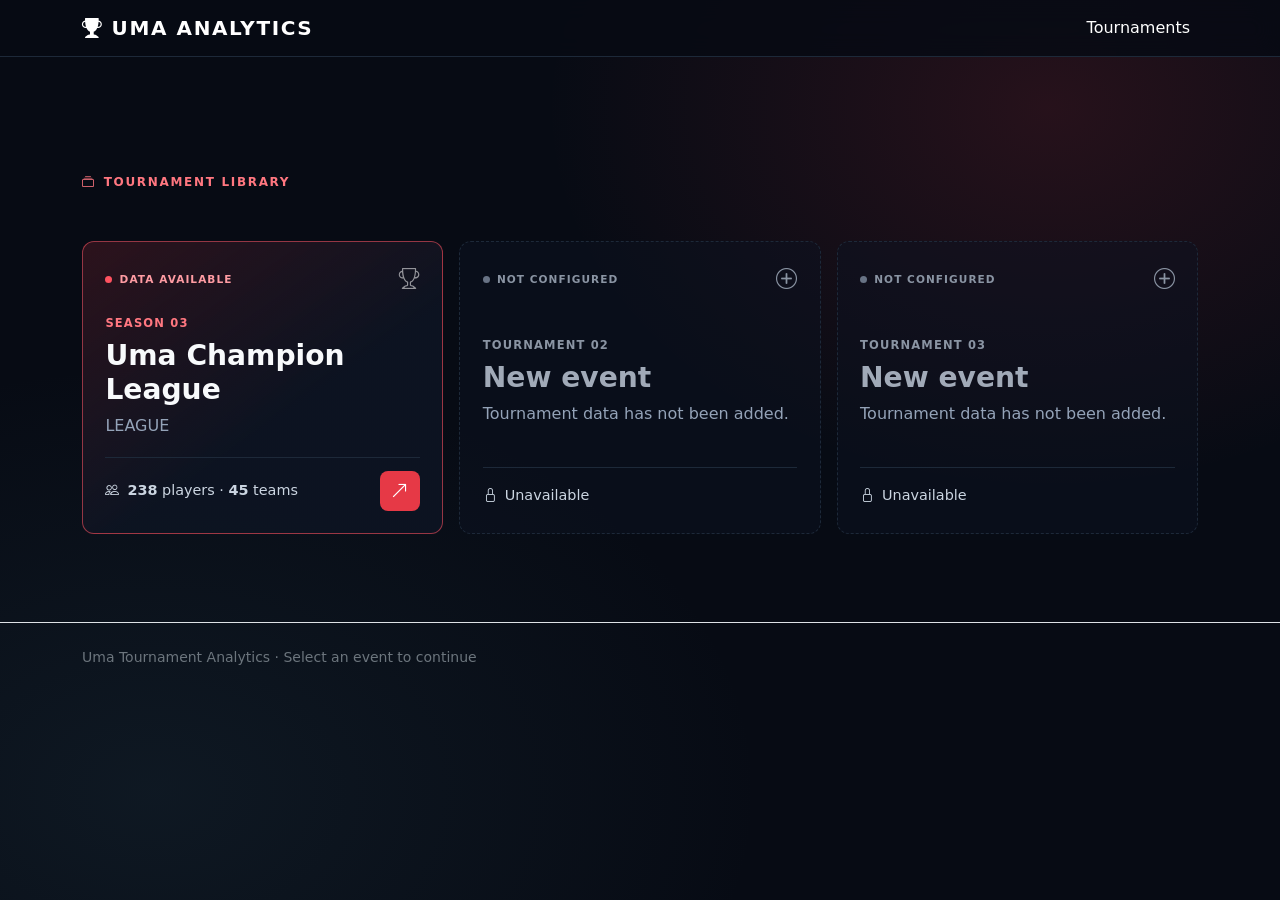
<file: index.html>
<!doctype html>
<html lang="en">

<head>
    <meta charset="utf-8">
    <meta name="viewport" content="width=device-width, initial-scale=1">
    <title>Choose a Tournament</title>
    <meta name="description" content="Choose a tournament to explore its standings, matches, bracket, and analytics.">
    <link href="https://cdn.jsdelivr.net/npm/bootstrap@5.3.3/dist/css/bootstrap.min.css" rel="stylesheet">
    <link href="https://cdn.jsdelivr.net/npm/bootstrap-icons@1.11.3/font/bootstrap-icons.css" rel="stylesheet">
    <link href="assets/css/style.css" rel="stylesheet">
</head>

<body class="tournament-home">
    <nav class="navbar navbar-expand-lg navbar-dark sticky-top glass-nav">
        <div class="container">
            <a class="navbar-brand fw-bold" href="index.html"><i class="bi bi-trophy-fill me-2"></i>UMA ANALYTICS</a>
            <button class="navbar-toggler" data-bs-toggle="collapse" data-bs-target="#nav" aria-label="Toggle navigation"><span class="navbar-toggler-icon"></span></button>
            <div id="nav" class="collapse navbar-collapse">
                <ul class="navbar-nav ms-auto">
                    <li class="nav-item"><a class="nav-link active" href="index.html">Tournaments</a></li>
                </ul>
            </div>
        </div>
    </nav>

    <main class="container tournament-library">
        <header class="library-heading">
            <span class="library-kicker"><i class="bi bi-collection me-2"></i>TOURNAMENT LIBRARY</span>
        </header>

        <section class="tournament-grid" aria-label="Available tournaments">
            <article class="tournament-card tournament-card-active">
                <div class="tournament-card-top">
                    <span class="tournament-status"><span></span>DATA AVAILABLE</span>
                    <i class="bi bi-trophy tournament-mark" aria-hidden="true"></i>
                </div>
                <div class="tournament-card-copy">
                    <p id="tournamentSeason" class="tournament-season">SEASON 03</p>
                    <h2 id="tournamentName">Tournament</h2>
                    <p id="tournamentFormat" class="tournament-format">Tournament format</p>
                </div>
                <div class="tournament-card-bottom">
                    <span><i class="bi bi-people me-2"></i><b id="tournamentPlayers">—</b> players · <b id="tournamentTeams">—</b> teams</span>
                    <a href="uclseason3/dashboard.html" class="tournament-open" aria-label="Open tournament dashboard"><i class="bi bi-arrow-up-right"></i></a>
                </div>
            </article>

            <article class="tournament-card tournament-card-pending" aria-disabled="true">
                <div class="tournament-card-top">
                    <span class="tournament-status"><span></span>NOT CONFIGURED</span>
                    <i class="bi bi-plus-circle tournament-mark" aria-hidden="true"></i>
                </div>
                <div class="tournament-card-copy">
                    <p class="tournament-season">TOURNAMENT 02</p>
                    <h2>New event</h2>
                    <p class="tournament-format">Tournament data has not been added.</p>
                </div>
                <div class="tournament-card-bottom"><span><i class="bi bi-lock me-2"></i>Unavailable</span></div>
            </article>

            <article class="tournament-card tournament-card-pending" aria-disabled="true">
                <div class="tournament-card-top">
                    <span class="tournament-status"><span></span>NOT CONFIGURED</span>
                    <i class="bi bi-plus-circle tournament-mark" aria-hidden="true"></i>
                </div>
                <div class="tournament-card-copy">
                    <p class="tournament-season">TOURNAMENT 03</p>
                    <h2>New event</h2>
                    <p class="tournament-format">Tournament data has not been added.</p>
                </div>
                <div class="tournament-card-bottom"><span><i class="bi bi-lock me-2"></i>Unavailable</span></div>
            </article>
        </section>
    </main>

    <footer class="border-top py-4 mt-4">
        <div class="container text-secondary small">Uma Tournament Analytics · Select an event to continue</div>
    </footer>
    <script src="data/tournament.js"></script>
    <script>
        (() => {
            const data = tournamentData;
            document.getElementById("tournamentName").textContent = data.tournament.name;
            document.getElementById("tournamentSeason").textContent = data.tournament.season.toUpperCase();
            document.getElementById("tournamentFormat").textContent = data.tournament.format;
            document.getElementById("tournamentPlayers").textContent = data.players.length;
            document.getElementById("tournamentTeams").textContent = new Set(data.players.map(player => player.team).filter(Boolean)).size;
        })();
    </script>
</body>

</html>
</file>
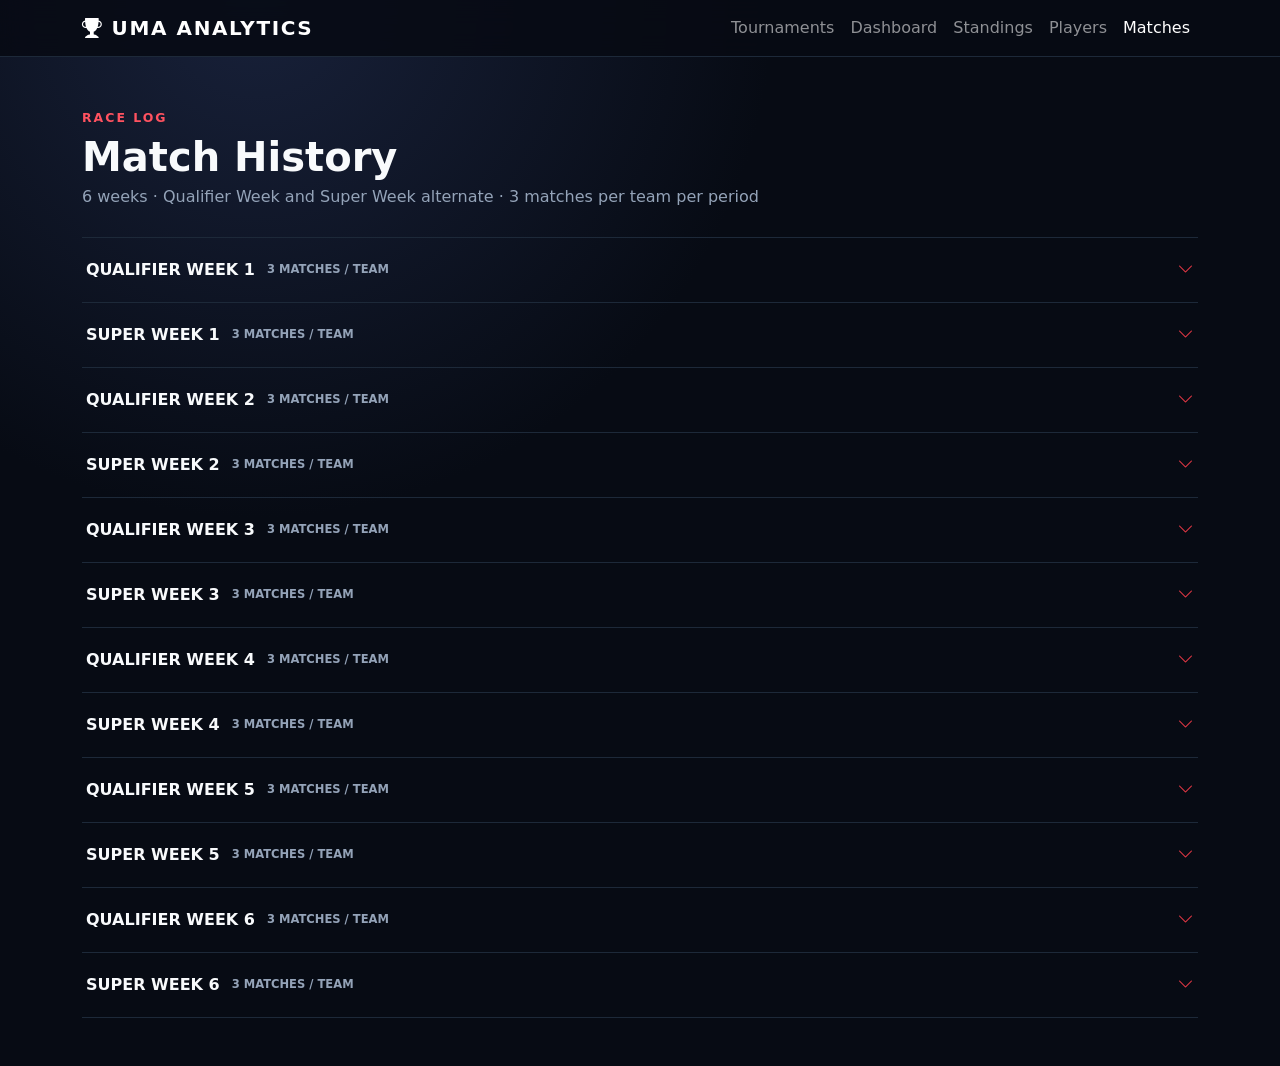
<file: uclseason3/matches.html>
<!doctype html>
<html lang="en">

<head>
    <meta charset="utf-8">
    <meta name="viewport" content="width=device-width,initial-scale=1">
    <title>Matches · UMA Analytics</title>
    <link href="https://cdn.jsdelivr.net/npm/bootstrap@5.3.3/dist/css/bootstrap.min.css" rel="stylesheet">
    <link href="https://cdn.jsdelivr.net/npm/bootstrap-icons@1.11.3/font/bootstrap-icons.css" rel="stylesheet">
    <link href="../assets/css/style.css" rel="stylesheet">
</head>

<body>
    <script src="../assets/js/nav.js"></script>
    <main class="container py-5">
        <div class="page-title"><span>RACE LOG</span>
            <h1>Match History</h1>
            <p id="matchScheduleSummary">6 weeks · Qualifier Week and Super Week alternate · 3 matches per team per period</p>
        </div>
        <div id="matchWeeks" class="match-week-list"></div>
    </main>
    <script src="https://cdn.jsdelivr.net/npm/bootstrap@5.3.3/dist/js/bootstrap.bundle.min.js"></script>
    <script src="../data/tournament.js"></script>
    <script src="../assets/js/app.js"></script>
    <script>
        (()=>renderMatches(loadData()))()
    </script>
</body>

</html>
</file>
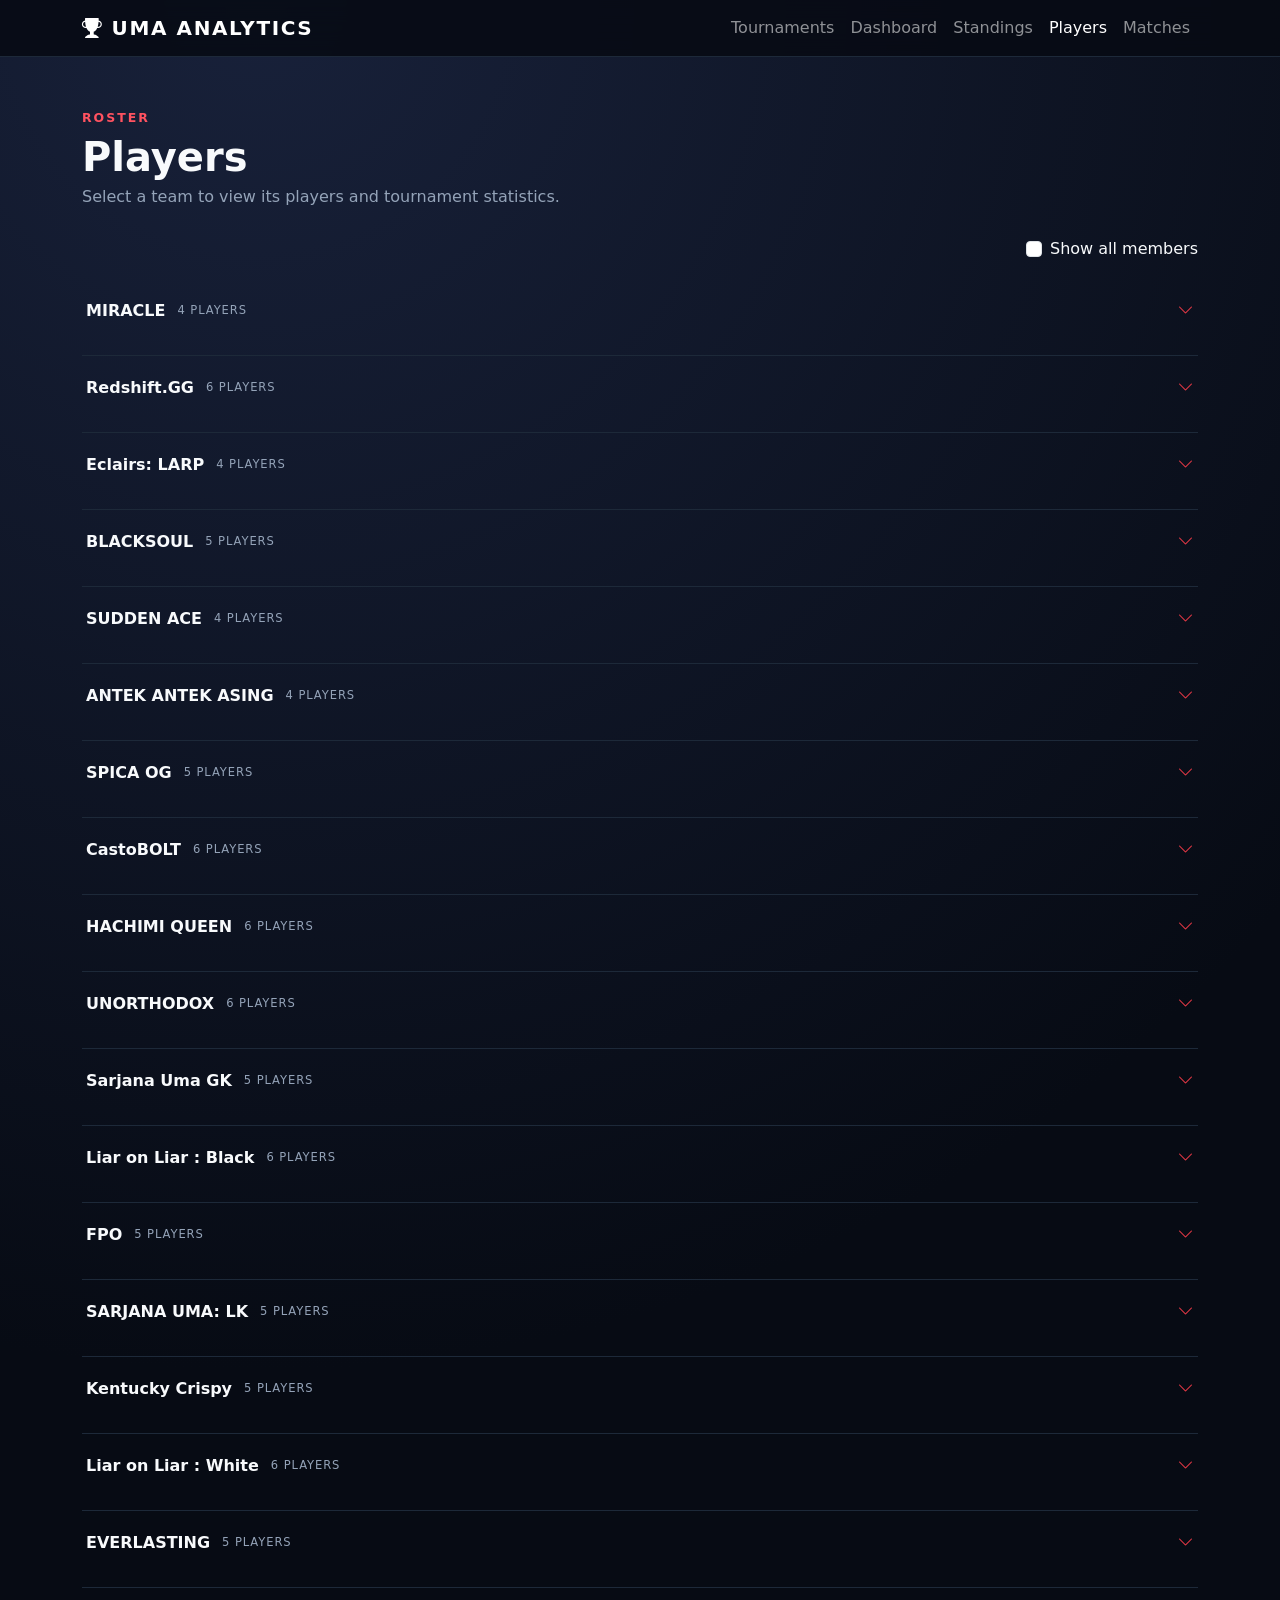
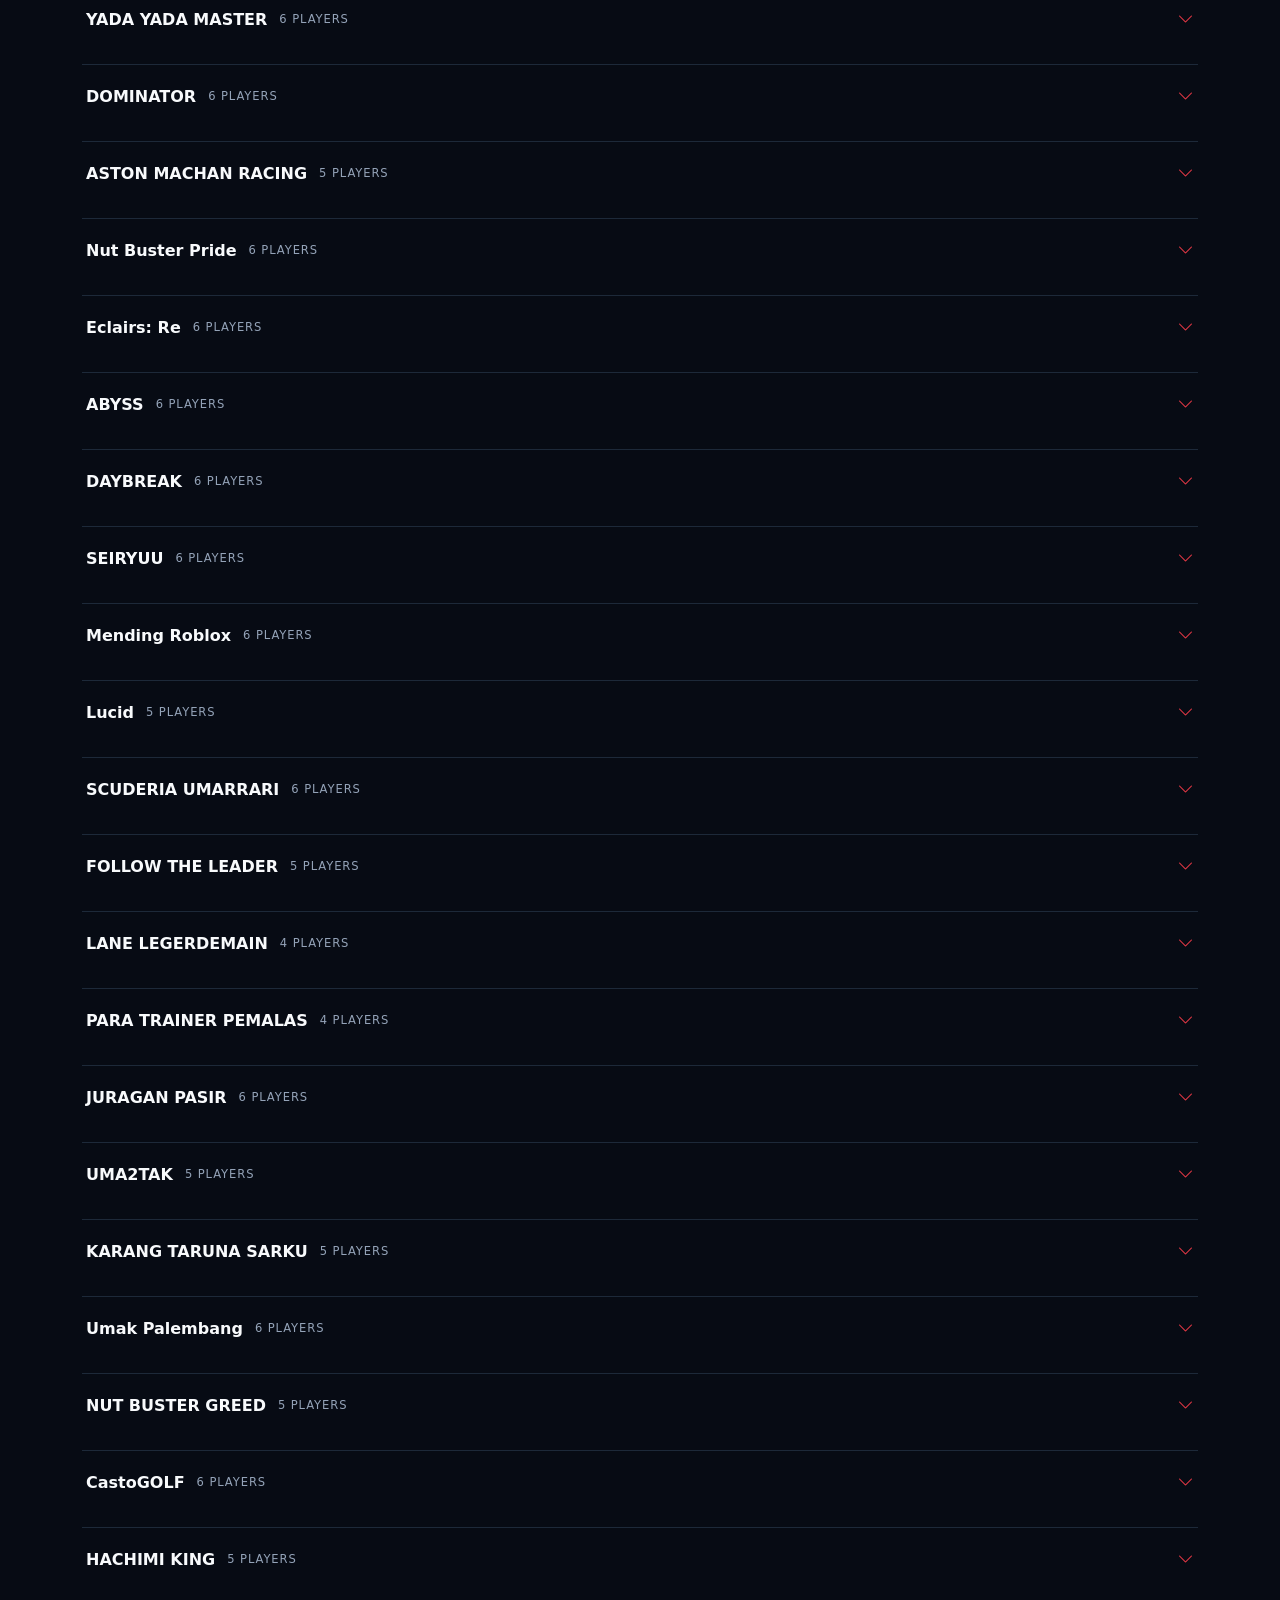
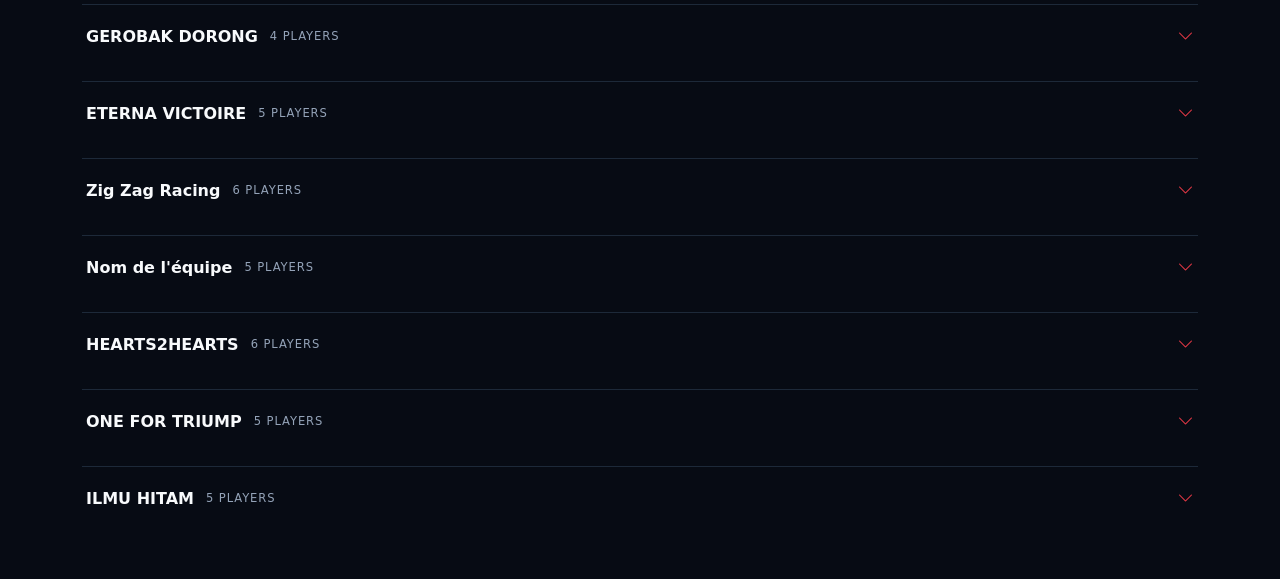
<file: uclseason3/players.html>
<!doctype html>
<html lang="en">

<head>
    <meta charset="utf-8">
    <meta name="viewport" content="width=device-width,initial-scale=1">
    <title>Players · UMA Analytics</title>
    <link href="https://cdn.jsdelivr.net/npm/bootstrap@5.3.3/dist/css/bootstrap.min.css" rel="stylesheet">
    <link href="https://cdn.jsdelivr.net/npm/bootstrap-icons@1.11.3/font/bootstrap-icons.css" rel="stylesheet">
    <link href="../assets/css/style.css" rel="stylesheet">
</head>

<body>
    <script src="../assets/js/nav.js"></script>
    <main class="container py-5">
        <div class="page-title"><span>ROSTER</span>
            <h1>Players</h1>
            <p>Select a team to view its players and tournament statistics.</p>
        </div>
        <div class="d-flex justify-content-end mb-3">
            <div class="form-check">
                <input class="form-check-input" type="checkbox" id="showAllMembers">
                <label class="form-check-label" for="showAllMembers">Show all members</label>
            </div>
        </div>
        <div id="teamList"></div>
    </main>
    <script src="https://cdn.jsdelivr.net/npm/bootstrap@5.3.3/dist/js/bootstrap.bundle.min.js"></script>
    <script src="../data/tournament.js"></script>
    <script src="../assets/js/app.js"></script>
    <script>
        (()=>renderPlayers(loadData()))()
    </script>
</body>

</html>
</file>
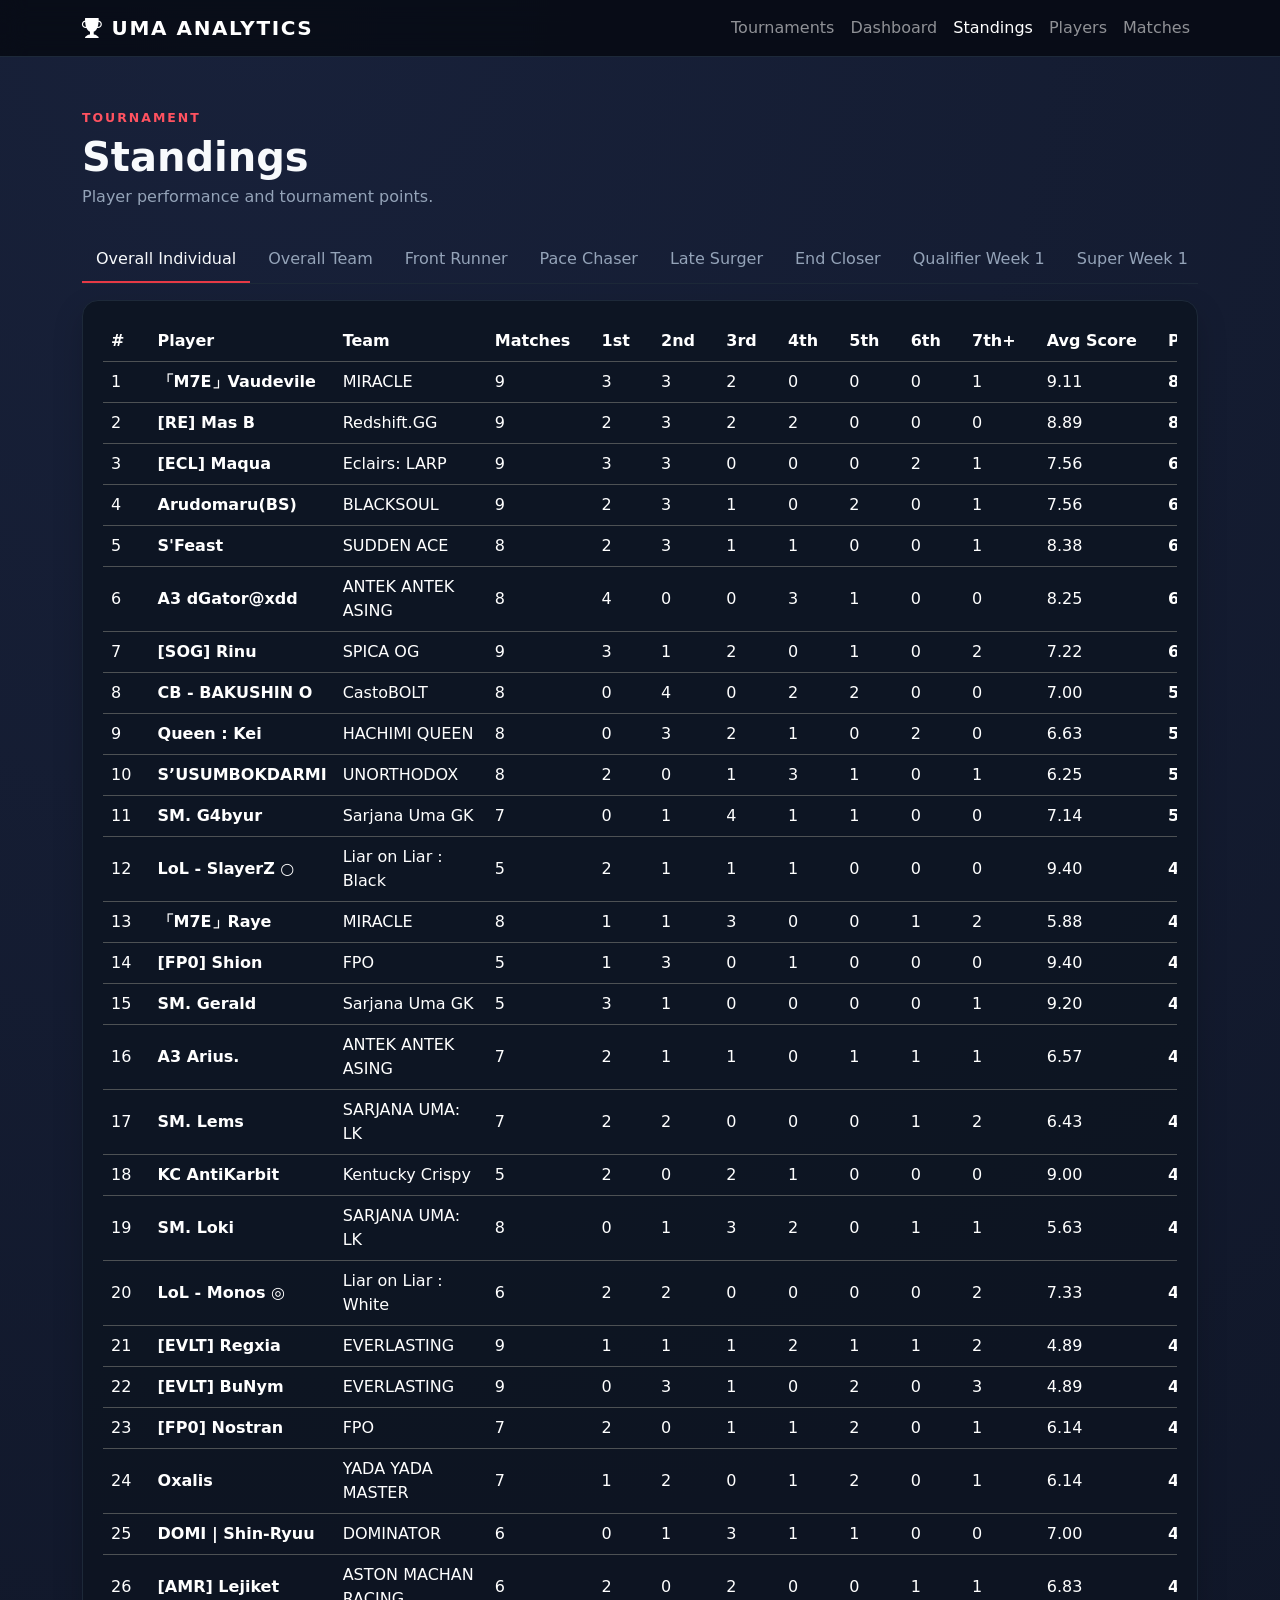
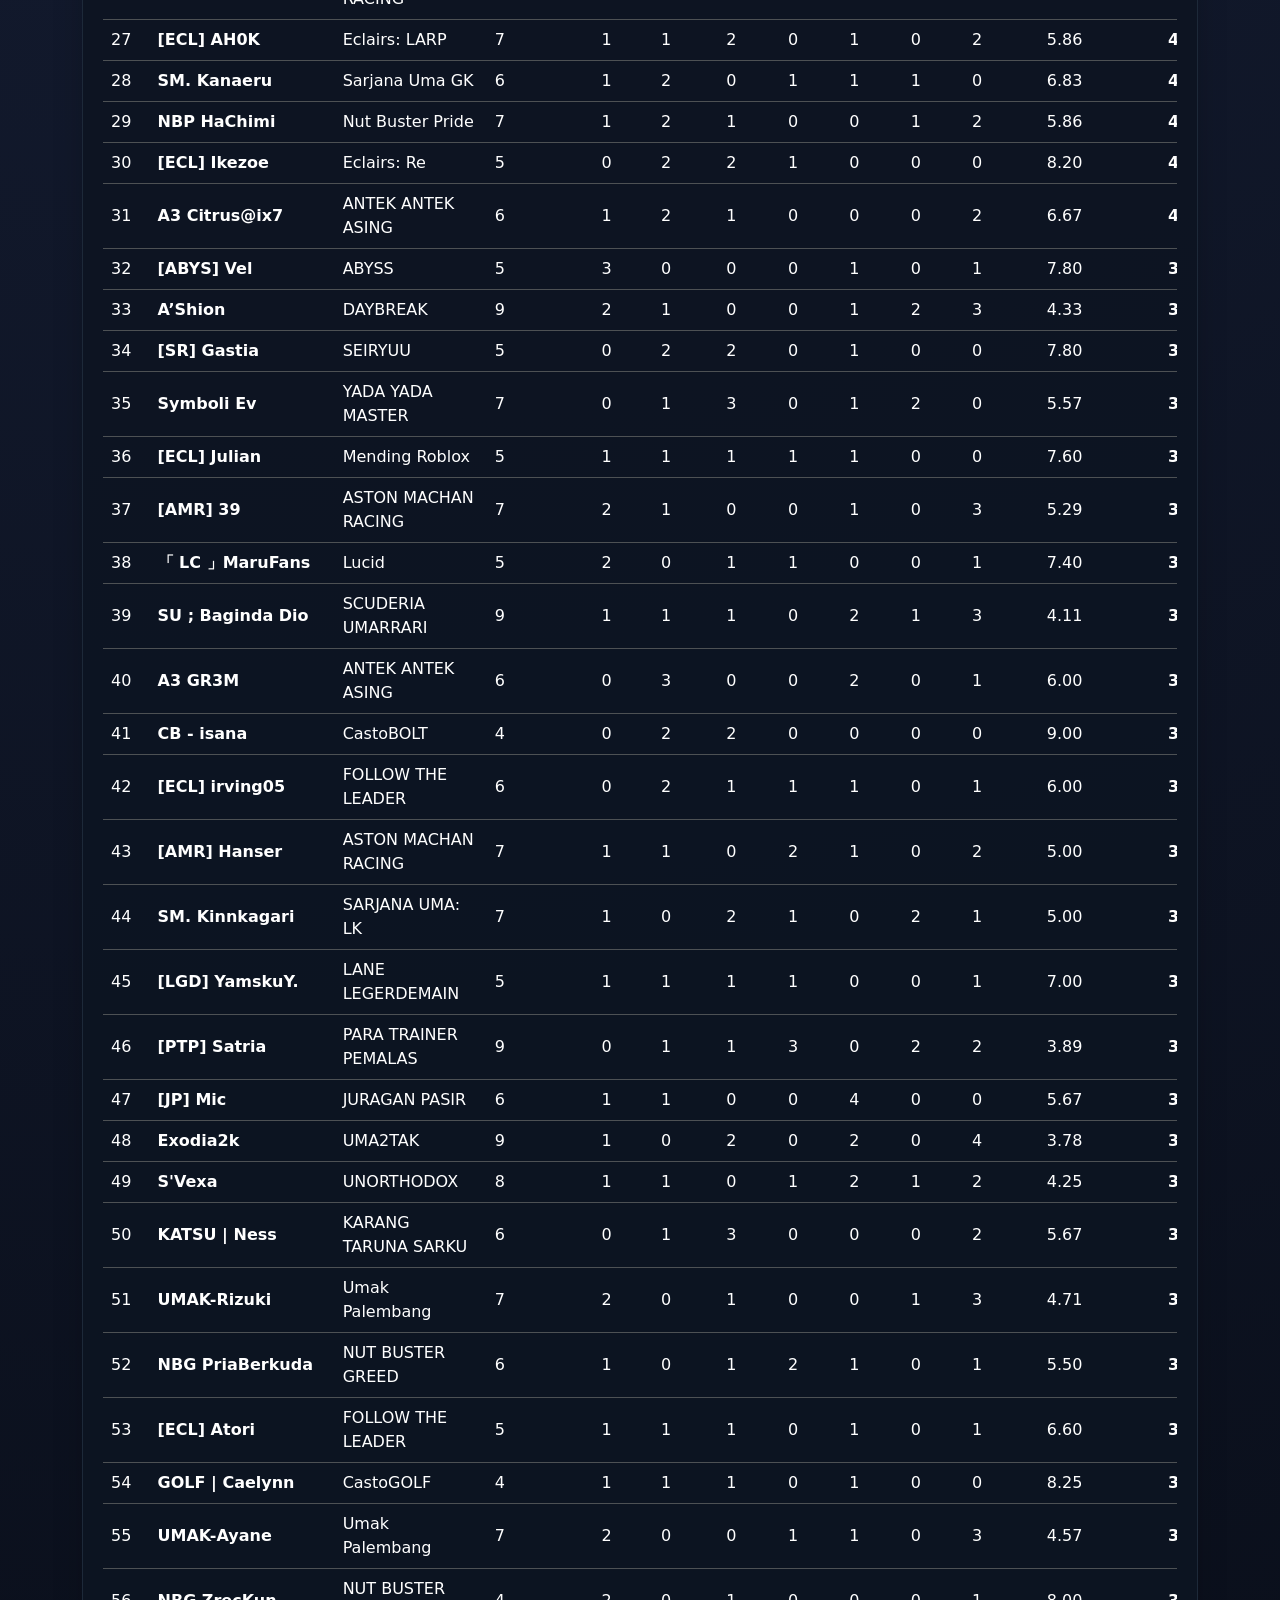
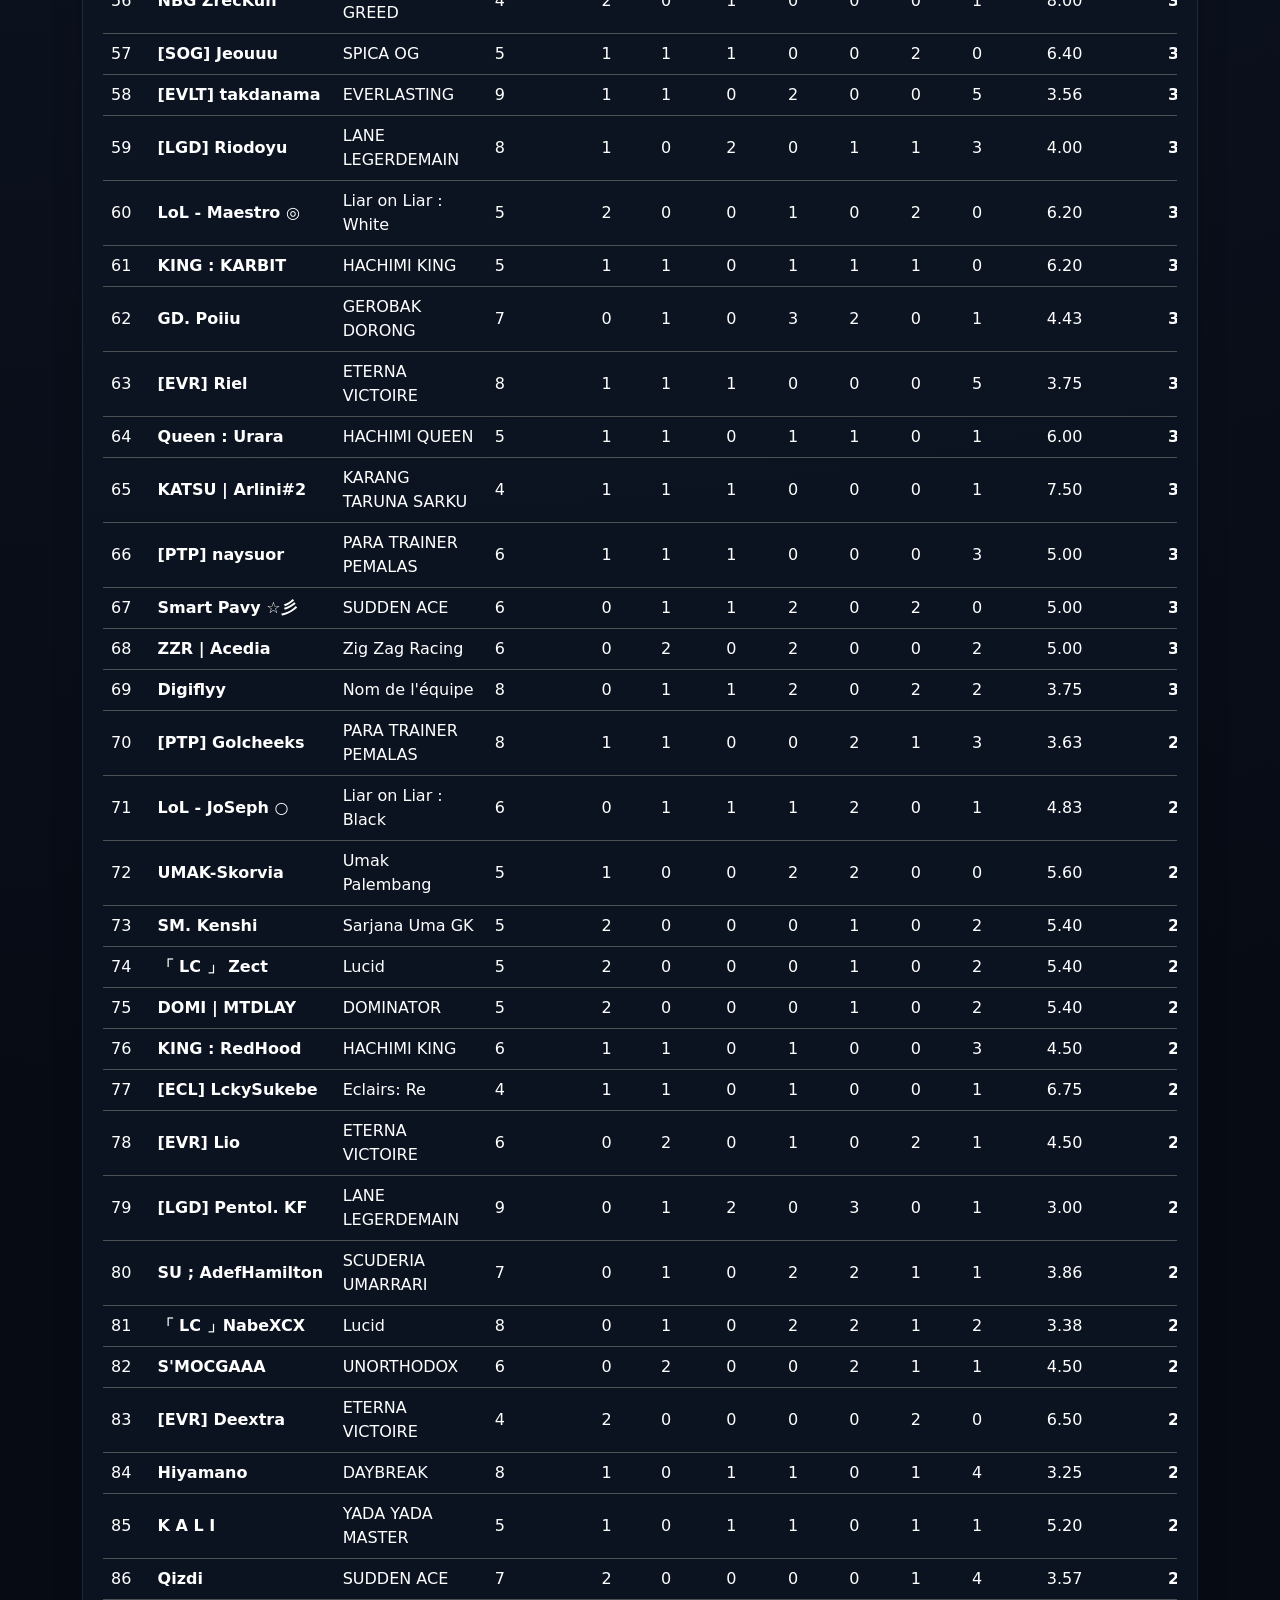
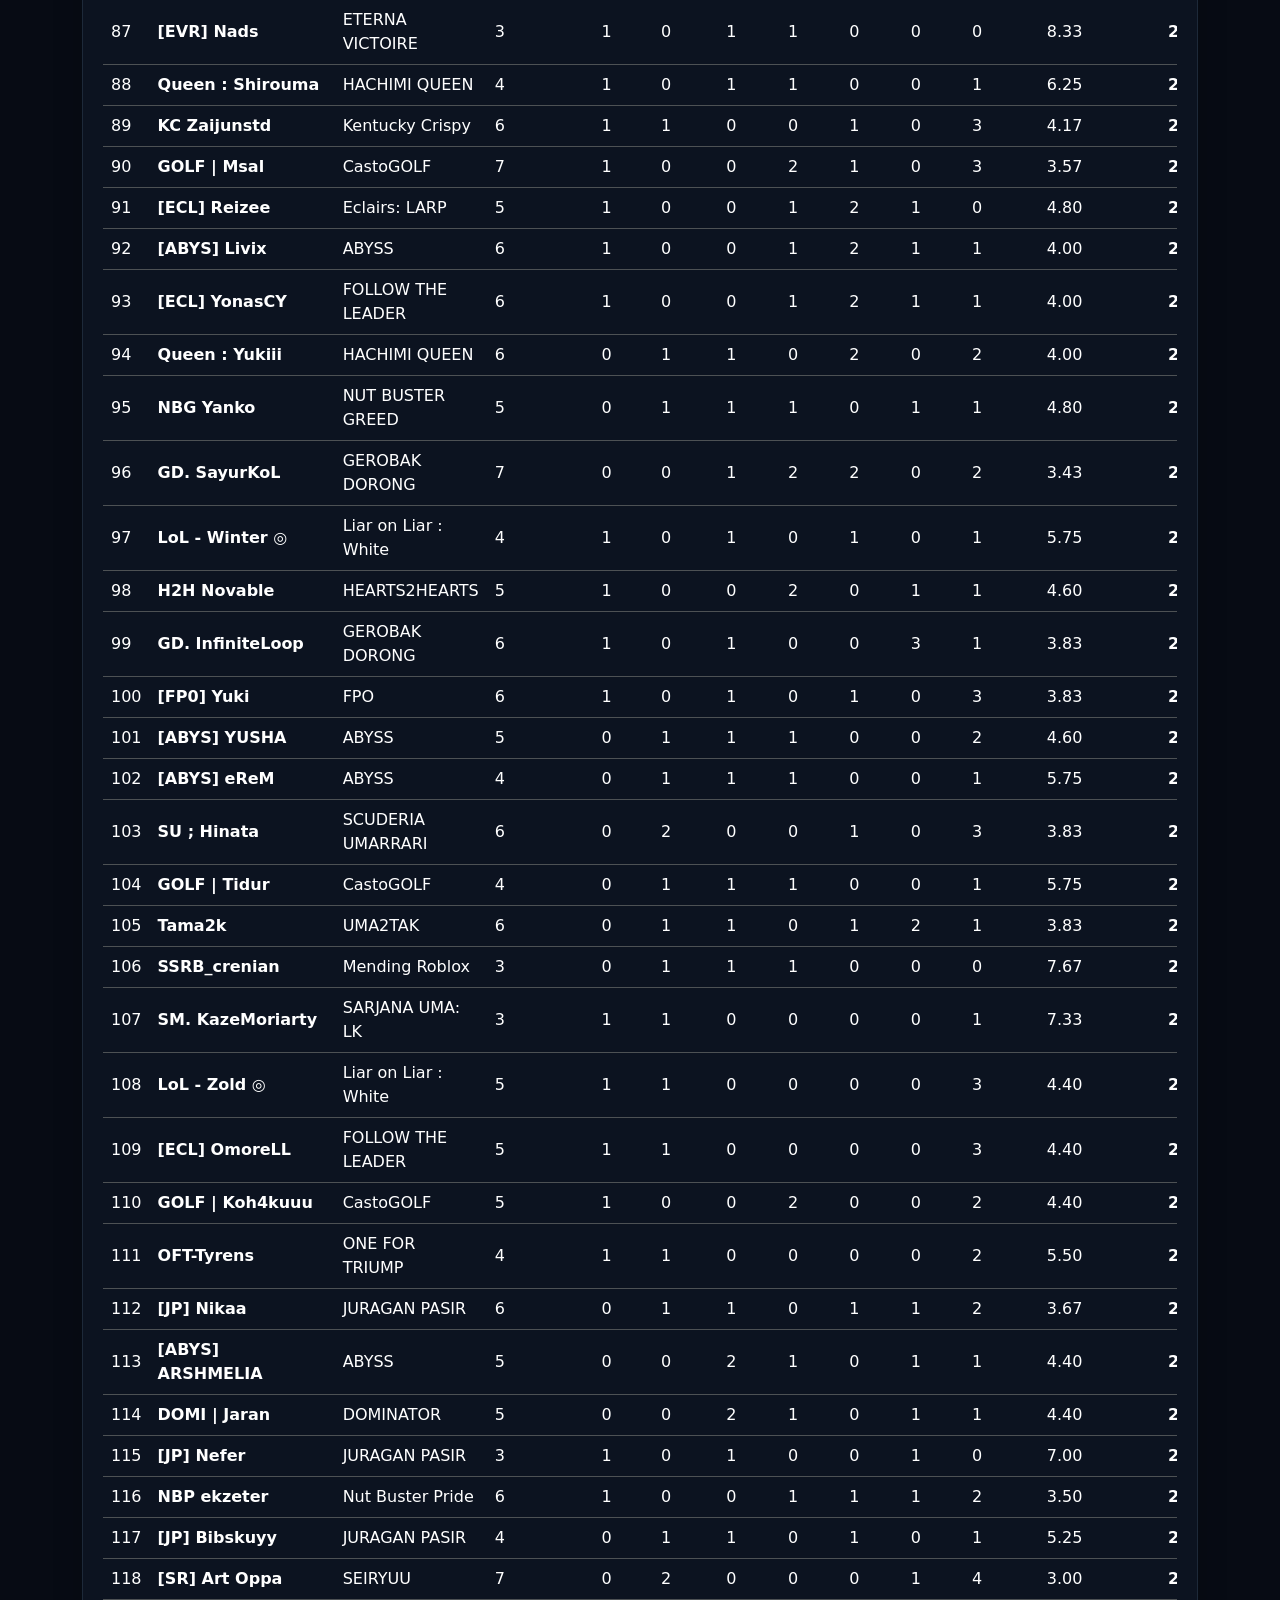
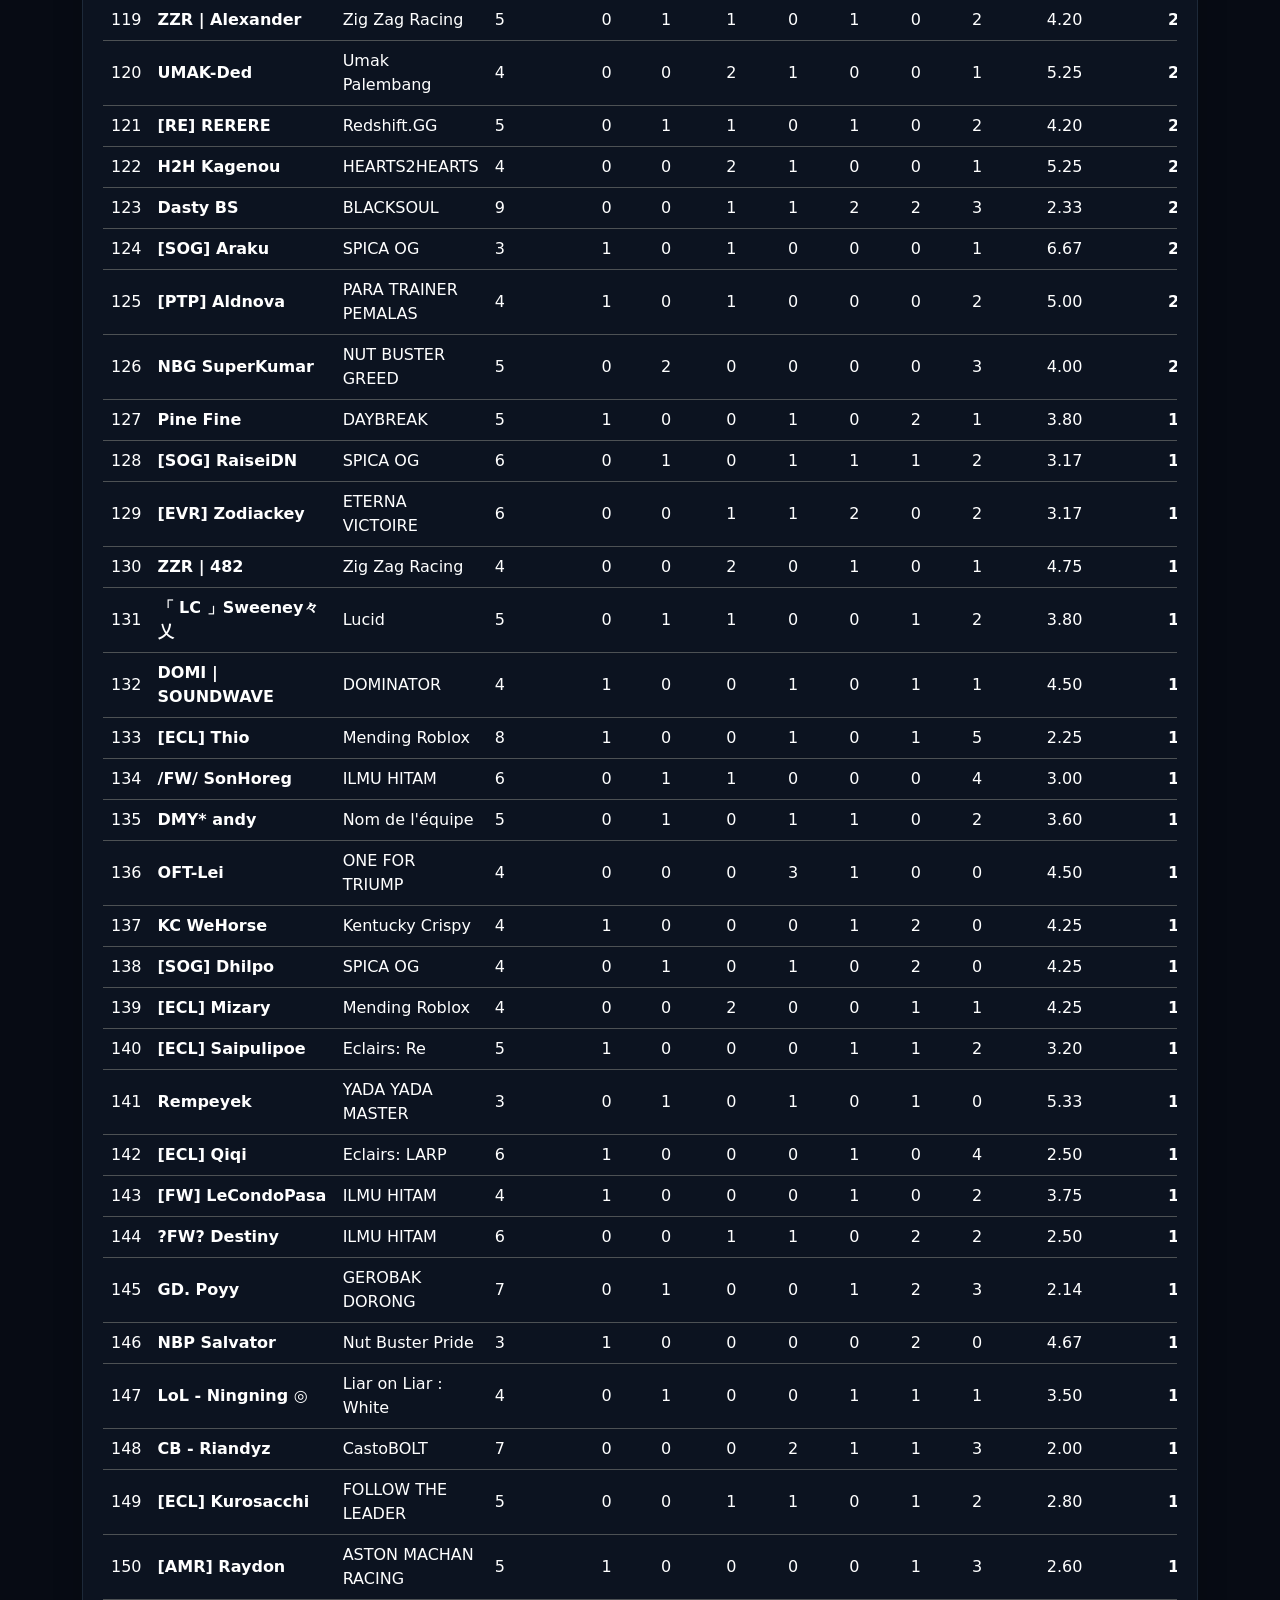
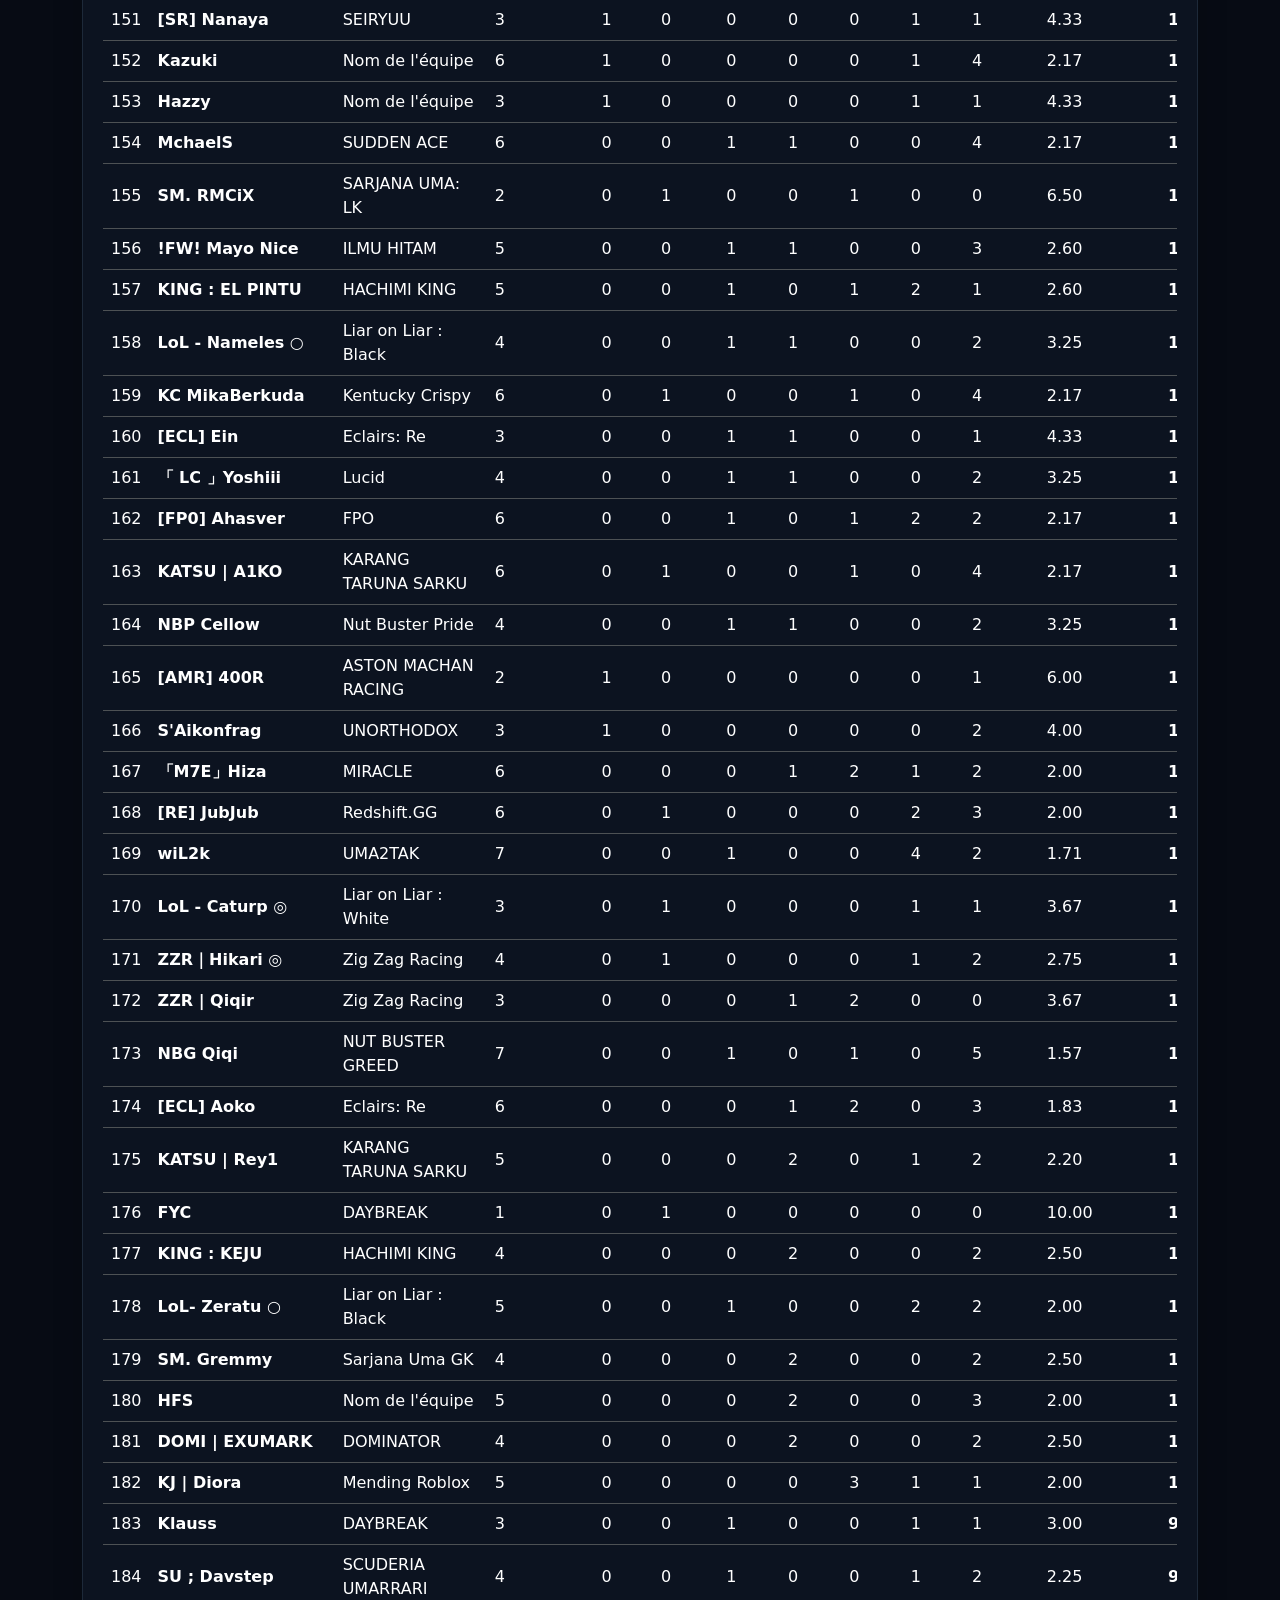
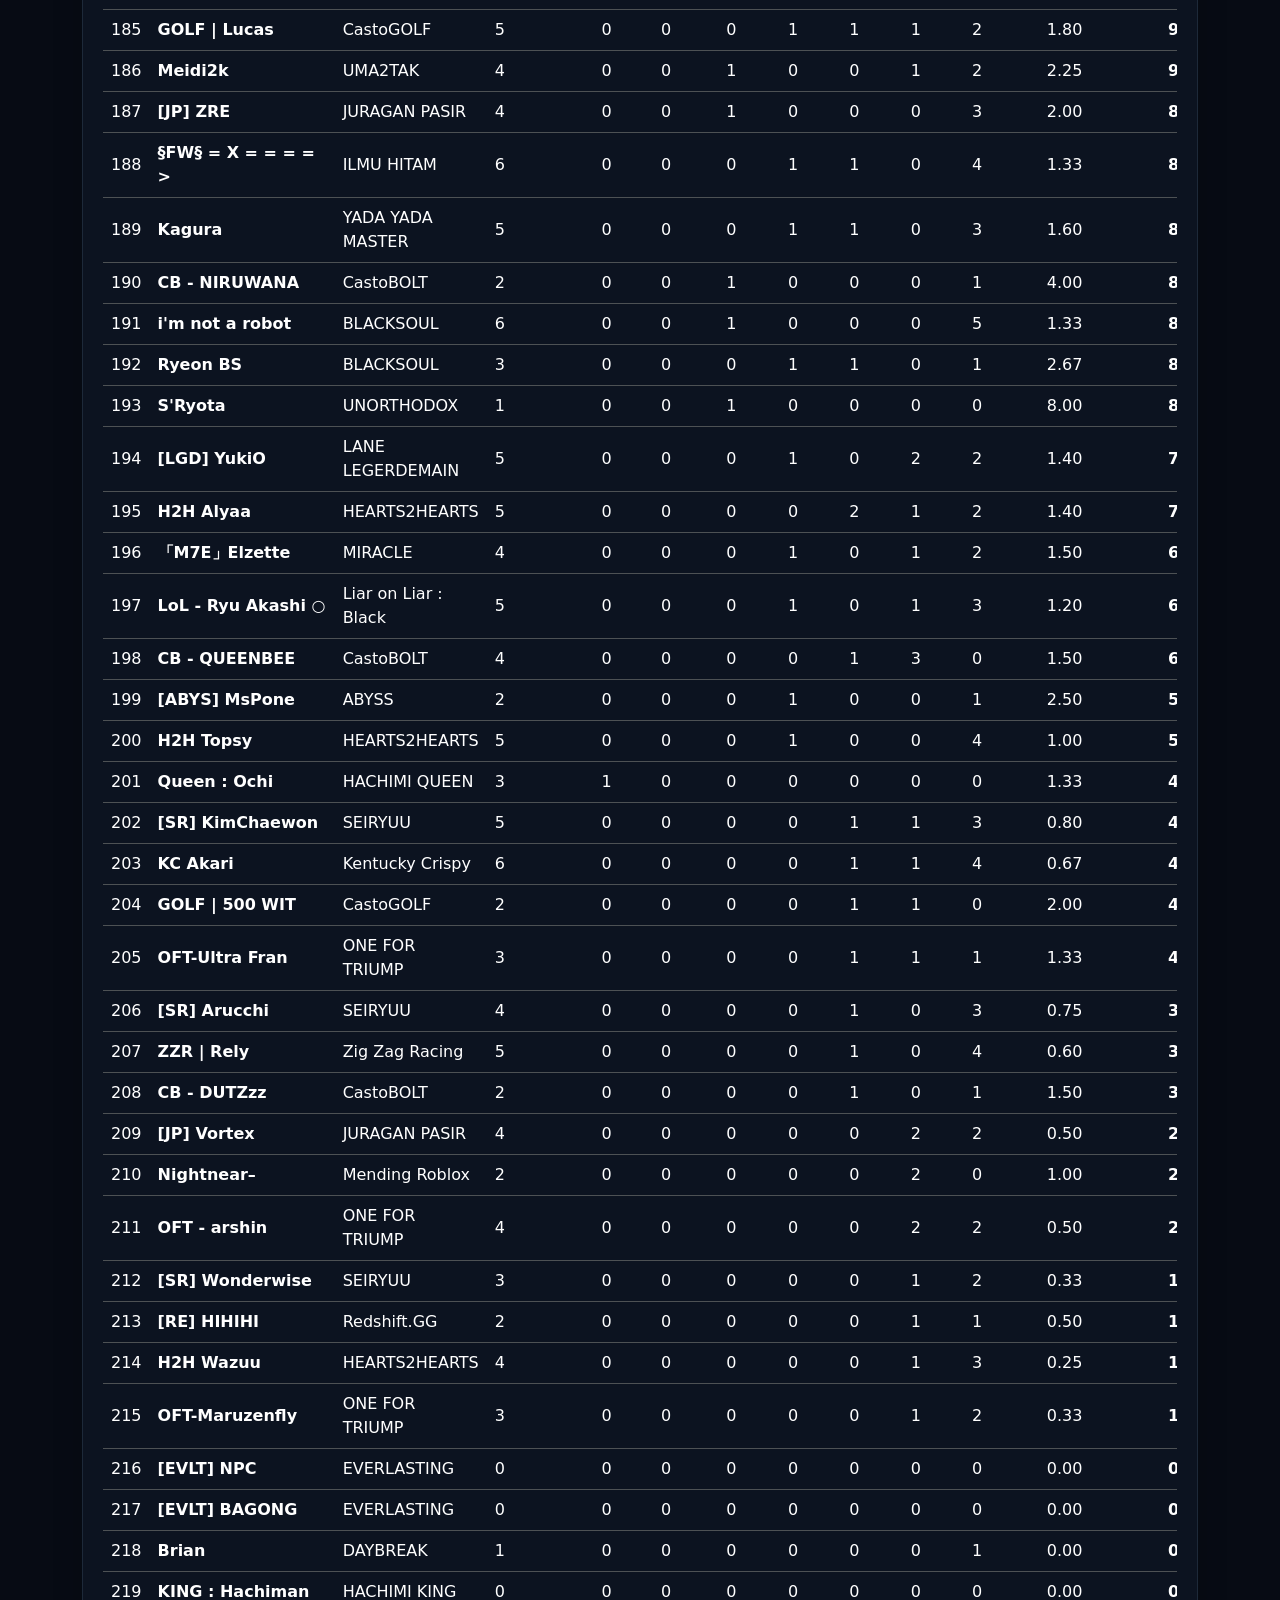
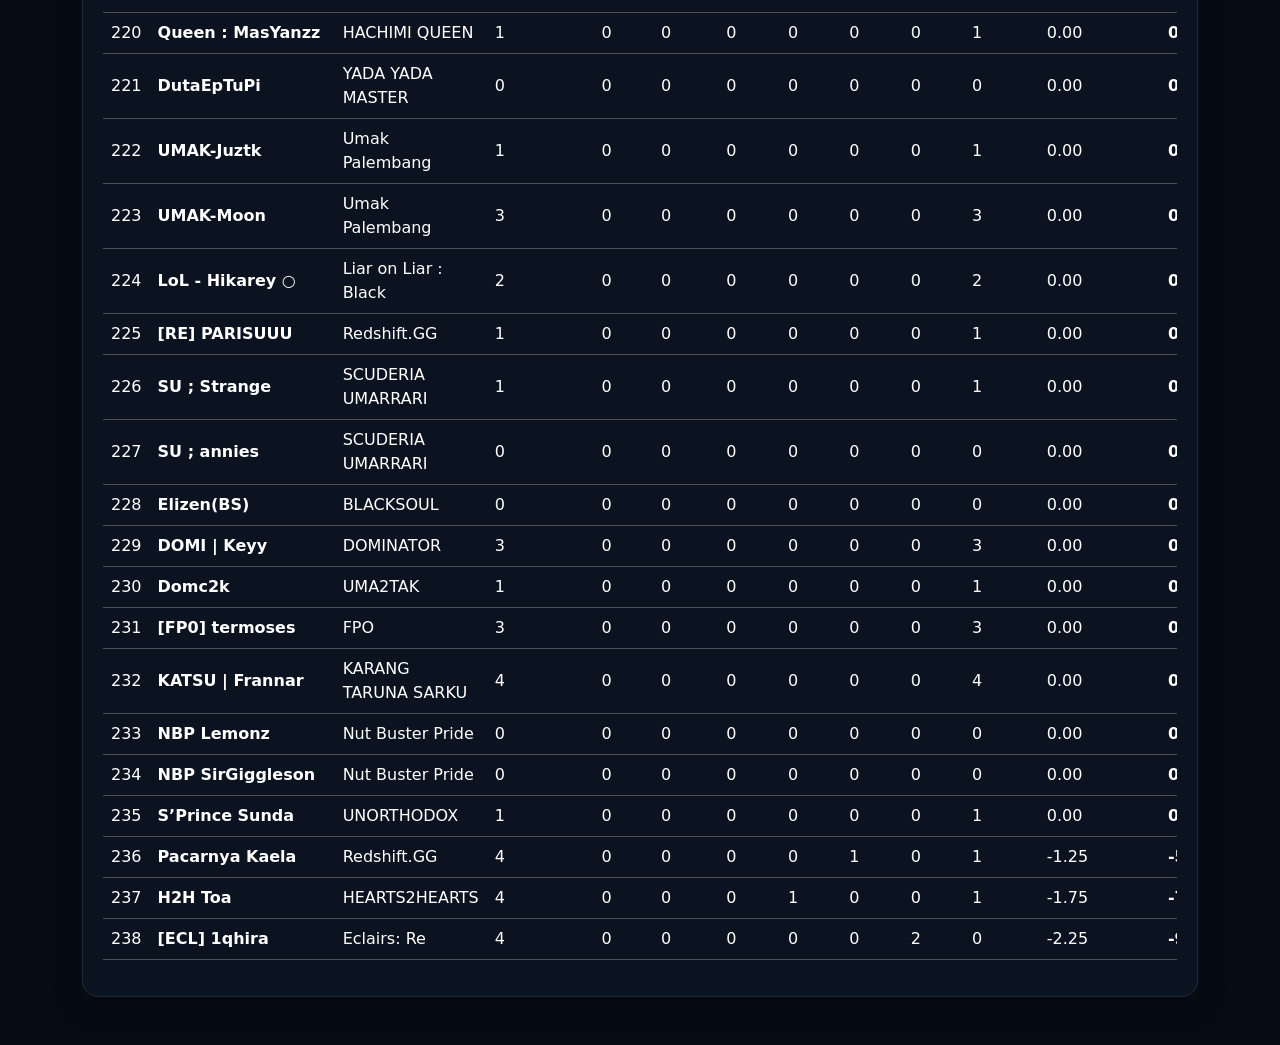
<file: uclseason3/standings.html>
<!doctype html>
<html lang="en">

<head>
    <meta charset="utf-8">
    <meta name="viewport" content="width=device-width,initial-scale=1">
    <title>Standings · UMA Analytics</title>
    <link href="https://cdn.jsdelivr.net/npm/bootstrap@5.3.3/dist/css/bootstrap.min.css" rel="stylesheet">
    <link href="https://cdn.jsdelivr.net/npm/bootstrap-icons@1.11.3/font/bootstrap-icons.css" rel="stylesheet">
    <link href="../assets/css/style.css" rel="stylesheet">
</head>

<body>
    <script src="../assets/js/nav.js"></script>
    <main class="container py-5">
        <div class="page-title"><span>TOURNAMENT</span>
            <h1>Standings</h1>
            <p>Player performance and tournament points.</p>
        </div>
        <div id="standingsTabs" class="standings-tabs" role="tablist" aria-label="Standings period"></div>
        <div class="panel">
            <div class="table-responsive">
                <table class="table table-dark table-hover align-middle">
                    <thead>
                        <tr id="standingsHeader"></tr>
                    </thead>
                    <tbody id="standingsTable"></tbody>
                </table>
            </div>
        </div>
    </main>
    <script src="https://cdn.jsdelivr.net/npm/bootstrap@5.3.3/dist/js/bootstrap.bundle.min.js"></script>
    <script src="../data/tournament.js"></script>
    <script src="../assets/js/app.js"></script>
    <script>
        (()=>renderStandings(loadData()))()
    </script>
</body>

</html>
</file>
<file: assets/css/style.css>
:root {
  --bg: #070b14;
  --panel: #0d1422;
  --line: #1d2939;
  --muted: #94a3b8;
  --primary: #e63946;
}
body {
  background: radial-gradient(circle at 20% 0%, #18213a 0, #070b14 35%);
  color: #f8fafc;
  min-height: 100vh;
}
.glass-nav {
  background: rgba(7, 11, 20, 0.88);
  backdrop-filter: blur(12px);
  border-bottom: 1px solid var(--line);
}
.navbar-brand {
  letter-spacing: 0.08em;
}
.hero {
  background: linear-gradient(120deg, rgba(230, 57, 70, 0.18), transparent 50%),
    radial-gradient(
      circle at 80% 20%,
      rgba(99, 102, 241, 0.16),
      transparent 35%
    );
  border-bottom: 1px solid var(--line);
}
.hero h1 {
  font-weight: 900;
  letter-spacing: -0.04em;
}
.hero h1 span {
  color: #ff5260;
}
.stat-card,
.panel,
.player-card {
  background: rgba(13, 20, 34, 0.9);
  border: 1px solid var(--line);
  border-radius: 16px;
  box-shadow: 0 12px 30px rgba(0, 0, 0, 0.18);
}
.stat-card {
  padding: 20px;
  height: 100%;
}
.stat-card small {
  color: var(--muted);
  letter-spacing: 0.12em;
}
.stat-card h2 {
  font-weight: 800;
  margin: 5px 0 0;
}
.stat-icon {
  color: #ff5260;
  font-size: 1.4rem;
}
.panel {
  padding: 20px;
}
.panel-header {
  display: flex;
  justify-content: space-between;
  align-items: center;
  margin-bottom: 16px;
}
.panel-header h5 {
  margin: 0;
  font-weight: 700;
}
.panel-header a {
  color: #ff6672;
  text-decoration: none;
}
.table {
  --bs-table-bg: transparent;
}
.standings-tabs {
  display: flex;
  gap: 4px;
  overflow-x: auto;
  margin-bottom: 16px;
  border-bottom: 1px solid var(--line);
}
.standings-tab {
  flex: 0 0 auto;
  padding: 10px 14px;
  border: 0;
  border-bottom: 2px solid transparent;
  background: transparent;
  color: var(--muted);
  font: inherit;
  cursor: pointer;
}
.standings-tab:hover,
.standings-tab[aria-selected="true"] {
  color: #f8fafc;
}
.standings-tab[aria-selected="true"] {
  border-bottom-color: var(--primary);
}
.standings-tab:focus-visible {
  outline: 2px solid var(--primary);
  outline-offset: -2px;
}
.table-sort {
  display: inline-flex;
  align-items: center;
  gap: 4px;
  padding: 0;
  border: 0;
  background: transparent;
  color: inherit;
  font: inherit;
  white-space: nowrap;
  cursor: pointer;
}
.table-sort:hover,
.table-sort:focus-visible {
  color: #ff6672;
}
.table-sort:focus-visible {
  outline: 2px solid var(--primary);
  outline-offset: 3px;
}
.sort-indicator {
  min-width: 0.7em;
  color: #ff6672;
}
.page-title {
  margin-bottom: 28px;
}
.page-title span {
  color: #ff5260;
  font-size: 0.78rem;
  letter-spacing: 0.16em;
  font-weight: 700;
}
.page-title h1 {
  font-weight: 900;
  margin: 0.25rem 0;
}
.page-title p {
  color: var(--muted);
}
.player-card {
  padding: 20px;
  height: 100%;
}
.player-name {
  font-size: 1.15rem;
  font-weight: 800;
}
.rank {
  font-size: 1.4rem;
  font-weight: 900;
  color: #ff5260;
}
.player-card small {
  display: block;
  color: var(--muted);
  font-size: 0.65rem;
  letter-spacing: 0.1em;
  margin-top: 4px;
}
.player-results-grid {
  display: grid;
  grid-template-columns: repeat(4, minmax(0, 1fr));
  gap: 12px 6px;
  text-align: center;
}
.player-result b {
  display: block;
}
.team-group + .team-group {
  margin-top: 12px;
  border-top: 1px solid var(--line);
}
.team-summary {
  display: flex;
  align-items: center;
  gap: 12px;
  min-height: 64px;
  padding: 12px 4px;
  cursor: pointer;
  list-style: none;
}
.team-summary::-webkit-details-marker {
  display: none;
}
.team-summary:focus-visible {
  outline: 2px solid var(--primary);
  outline-offset: 3px;
}
.team-name {
  font-weight: 800;
}
.team-count {
  color: var(--muted);
  font-size: 0.72rem;
  letter-spacing: 0.08em;
}
.team-chevron {
  margin-left: auto;
  color: var(--primary);
  transition: transform 160ms ease;
}
.team-group[open] .team-chevron {
  transform: rotate(180deg);
}
.team-players {
  padding: 4px 0 20px;
}
.match-results {
  display: grid;
  grid-template-columns: repeat(3, minmax(0, 1fr));
  gap: 6px 16px;
  min-width: 620px;
  margin: 0;
  padding-left: 28px;
}
.match-results li {
  padding: 3px 0;
}
.match-results li span,
.match-results li strong {
  display: block;
  color: var(--muted);
  font-size: 0.78rem;
}
.match-results li strong {
  color: #ff6672;
}
.legacy-match-results {
  min-width: 360px;
  color: var(--muted);
  font-size: 0.88rem;
}
.match-week-list {
  border-bottom: 1px solid var(--line);
}
.week-group {
  border-top: 1px solid var(--line);
}
.week-summary {
  display: flex;
  align-items: center;
  gap: 12px;
  min-height: 64px;
  padding: 12px 4px;
  cursor: pointer;
  list-style: none;
  font-weight: 800;
}
.week-summary::-webkit-details-marker {
  display: none;
}
.week-summary:focus-visible {
  outline: 2px solid var(--primary);
  outline-offset: 3px;
}
.week-cadence {
  color: var(--muted);
  font-size: 0.72rem;
  font-weight: 600;
}
.week-content {
  padding: 4px 0 24px;
}
.week-phase-label {
  padding: 4px 8px;
  border: 1px solid var(--line);
  border-radius: 4px;
  color: #ff6672;
  font-size: 0.72rem;
  font-weight: 700;
}
.week-cadence {
  color: var(--muted);
  font-size: 0.72rem;
  font-weight: 600;
}
.match-empty {
  margin: 12px 0 0;
  color: var(--muted);
  font-size: 0.9rem;
}
.match-entry {
  border-bottom: 1px solid var(--line);
  padding: 12px 0;
}
.match-entry-heading {
  display: flex;
  justify-content: space-between;
  gap: 12px;
}
.match-entry-heading span,
.match-entry-round {
  color: var(--muted);
  font-size: 0.8rem;
}
.match-entry-round {
  margin-top: 3px;
}
.group-match .team-total-list {
  display: grid;
  grid-template-columns: repeat(3, minmax(0, 1fr));
  gap: 8px 16px;
  margin: 14px 0;
}
.team-total,
.map-team-total {
  display: flex;
  justify-content: space-between;
  gap: 8px;
  color: var(--muted);
  font-size: 0.82rem;
}
.team-total strong {
  color: #ff6672;
  white-space: nowrap;
}
.team-total-leader {
  padding: 8px;
  border: 1px solid rgba(126, 231, 135, 0.5);
  border-radius: 4px;
  background: rgba(126, 231, 135, 0.08);
}
.team-total-info,
.team-total-score {
  display: flex;
  flex-direction: column;
}
.team-total-info small {
  color: var(--muted);
  font-size: 0.72rem;
}
.team-total-score {
  align-items: flex-end;
  text-align: right;
}
.team-total-score .team-leader-badge {
  color: #7ee787;
  font-size: 0.65rem;
  font-weight: 700;
}
.map-result {
  border-top: 1px solid var(--line);
}
.map-result:last-child {
  border-bottom: 1px solid var(--line);
}
.map-result > summary {
  display: flex;
  align-items: center;
  gap: 16px;
  padding: 12px 4px;
  cursor: pointer;
  list-style: none;
  font-weight: 700;
}
.map-result > summary::-webkit-details-marker {
  display: none;
}
.map-team-totals {
  display: flex;
  flex: 1;
  flex-wrap: wrap;
  gap: 8px 16px;
}
.map-expand-indicator {
  display: grid;
  flex: 0 0 32px;
  width: 32px;
  height: 32px;
  place-items: center;
  border: 1px solid var(--line);
  border-radius: 4px;
  color: var(--muted);
}
.map-expand-indicator i {
  transition: transform 160ms ease;
}
.map-result[open] .map-expand-indicator {
  border-color: var(--primary);
  color: #ff6672;
}
.map-result[open] .map-expand-indicator i {
  transform: rotate(180deg);
}
.map-result > summary:focus-visible {
  outline: 2px solid var(--primary);
  outline-offset: 3px;
}
.map-team-total {
  flex-direction: column;
  font-size: 0.72rem;
}
.map-team-win {
  color: #7ee787;
}
.map-team-tie {
  color: #f4c96b;
}
.map-team-loss {
  color: var(--muted);
}
.map-results-table {
  min-width: 760px;
  margin-bottom: 12px;
}
.map-results-table th {
  color: var(--muted);
  font-size: 0.72rem;
  text-transform: uppercase;
}
.map-results-table td {
  vertical-align: middle;
}
.match-entry .match-results {
  grid-template-columns: repeat(2, minmax(0, 1fr));
  min-width: 0;
  margin-top: 12px;
  padding-left: 24px;
}
.unscheduled-group .week-content {
  display: block;
}
@media (max-width: 767.98px) {
  .week-summary {
    flex-wrap: wrap;
  }
  .group-match .team-total-list {
    grid-template-columns: 1fr;
  }
  .map-result > summary {
    gap: 10px;
  }
  .map-result .map-result-name {
    flex-basis: calc(100% - 42px);
  }
  .map-result .map-team-totals {
    flex-basis: 100%;
    order: 1;
  }
  .map-result .map-expand-indicator {
    margin-left: auto;
  }
  .match-entry .match-results {
    grid-template-columns: 1fr;
  }
}
.bracket-wrap {
  overflow-x: auto;
  padding: 20px;
}
.bracket {
  display: flex;
  gap: 28px;
  min-width: 1050px;
  align-items: flex-start;
  justify-content: center;
}
.bracket-round {
  width: 230px;
}
.bracket-round h6 {
  text-transform: uppercase;
  letter-spacing: 0.1em;
  color: var(--muted);
  margin-bottom: 14px;
}
.bracket-match {
  background: var(--panel);
  border: 1px solid var(--line);
  border-radius: 10px;
  margin-bottom: 42px;
  padding: 8px;
}
.bracket-match small {
  color: #64748b;
}
.bracket-match div {
  padding: 7px 8px;
  border-top: 1px solid var(--line);
}
.bracket-match div.winner {
  color: #7ee787;
  font-weight: 700;
}
.text-bg-danger {
  background: #e63946 !important;
}
.btn-primary {
  background: #e63946;
  border-color: #e63946;
}
.btn-primary:hover {
  background: #c92f3b;
  border-color: #c92f3b;
}
footer {
  border-color: var(--line) !important;
}
.tournament-home {
  background:
    radial-gradient(ellipse at 82% 12%, rgba(230, 57, 70, 0.14), transparent 34%),
    radial-gradient(ellipse at 12% 88%, rgba(54, 94, 112, 0.16), transparent 38%),
    #070b14;
}
.tournament-library {
  padding-top: clamp(3.5rem, 9vw, 7rem);
  padding-bottom: 4rem;
}
.library-heading {
  max-width: 700px;
  margin-bottom: 3rem;
  animation: library-enter 500ms ease-out both;
}
.library-kicker {
  color: #ff7780;
  font-size: 0.75rem;
  font-weight: 800;
  letter-spacing: 0.14em;
}
.library-heading h1 {
  margin: 1.1rem 0 1rem;
  font-size: clamp(2.8rem, 7vw, 5.5rem);
  font-weight: 900;
  line-height: 0.98;
}
.library-heading h1 span {
  color: #ff5260;
}
.library-heading p {
  max-width: 540px;
  margin: 0;
  color: var(--muted);
  font-size: 1.05rem;
}
.tournament-grid {
  display: grid;
  grid-template-columns: repeat(3, minmax(0, 1fr));
  gap: 1rem;
}
.tournament-card {
  display: flex;
  min-height: 270px;
  flex-direction: column;
  justify-content: space-between;
  padding: 1.4rem;
  overflow: hidden;
  background: rgba(13, 20, 34, 0.88);
  border: 1px solid var(--line);
  border-radius: 12px;
  animation: library-enter 500ms ease-out both;
}
.tournament-card:nth-child(2) {
  animation-delay: 90ms;
}
.tournament-card:nth-child(3) {
  animation-delay: 180ms;
}
.tournament-card-active {
  background: linear-gradient(145deg, rgba(230, 57, 70, 0.17), rgba(13, 20, 34, 0.94) 58%);
  border-color: rgba(255, 82, 96, 0.56);
}
.tournament-card-top,
.tournament-card-bottom {
  display: flex;
  align-items: center;
  justify-content: space-between;
  gap: 1rem;
}
.tournament-status {
  color: #ff9ca3;
  font-size: 0.66rem;
  font-weight: 800;
  letter-spacing: 0.1em;
}
.tournament-status span {
  display: inline-block;
  width: 7px;
  height: 7px;
  margin-right: 0.45rem;
  border-radius: 50%;
  background: #ff5260;
}
.tournament-mark {
  color: rgba(255, 255, 255, 0.55);
  font-size: 1.3rem;
}
.tournament-card-copy {
  padding: 1.2rem 0;
}
.tournament-season {
  margin: 0 0 0.45rem;
  color: #ff7780;
  font-size: 0.72rem;
  font-weight: 800;
  letter-spacing: 0.1em;
}
.tournament-card h2 {
  margin: 0;
  font-size: clamp(1.4rem, 2.2vw, 1.9rem);
  font-weight: 800;
  overflow-wrap: anywhere;
}
.tournament-format {
  margin: 0.45rem 0 0;
  color: var(--muted);
}
.tournament-card-bottom {
  min-height: 44px;
  padding-top: 0.8rem;
  color: #cbd5e1;
  border-top: 1px solid var(--line);
  font-size: 0.9rem;
}
.tournament-open {
  display: grid;
  width: 40px;
  height: 40px;
  flex: 0 0 40px;
  place-items: center;
  color: white;
  background: #e63946;
  border-radius: 8px;
  font-size: 1.1rem;
  text-decoration: none;
  transition: background-color 160ms ease, transform 160ms ease;
}
.tournament-open:hover {
  color: white;
  background: #c92f3b;
  transform: translate(2px, -2px);
}
.tournament-card-pending {
  color: #a1aab8;
  background: rgba(13, 20, 34, 0.48);
  border-style: dashed;
}
.tournament-card-pending .tournament-status,
.tournament-card-pending .tournament-season,
.tournament-card-pending .tournament-mark {
  color: #8a94a3;
}
.tournament-card-pending .tournament-status span {
  background: #687385;
}
@keyframes library-enter {
  from {
    opacity: 0;
    transform: translateY(12px);
  }
  to {
    opacity: 1;
    transform: translateY(0);
  }
}
@media (max-width: 767.98px) {
  .tournament-grid {
    grid-template-columns: 1fr;
  }
  .tournament-card {
    min-height: 235px;
  }
}
</file>
